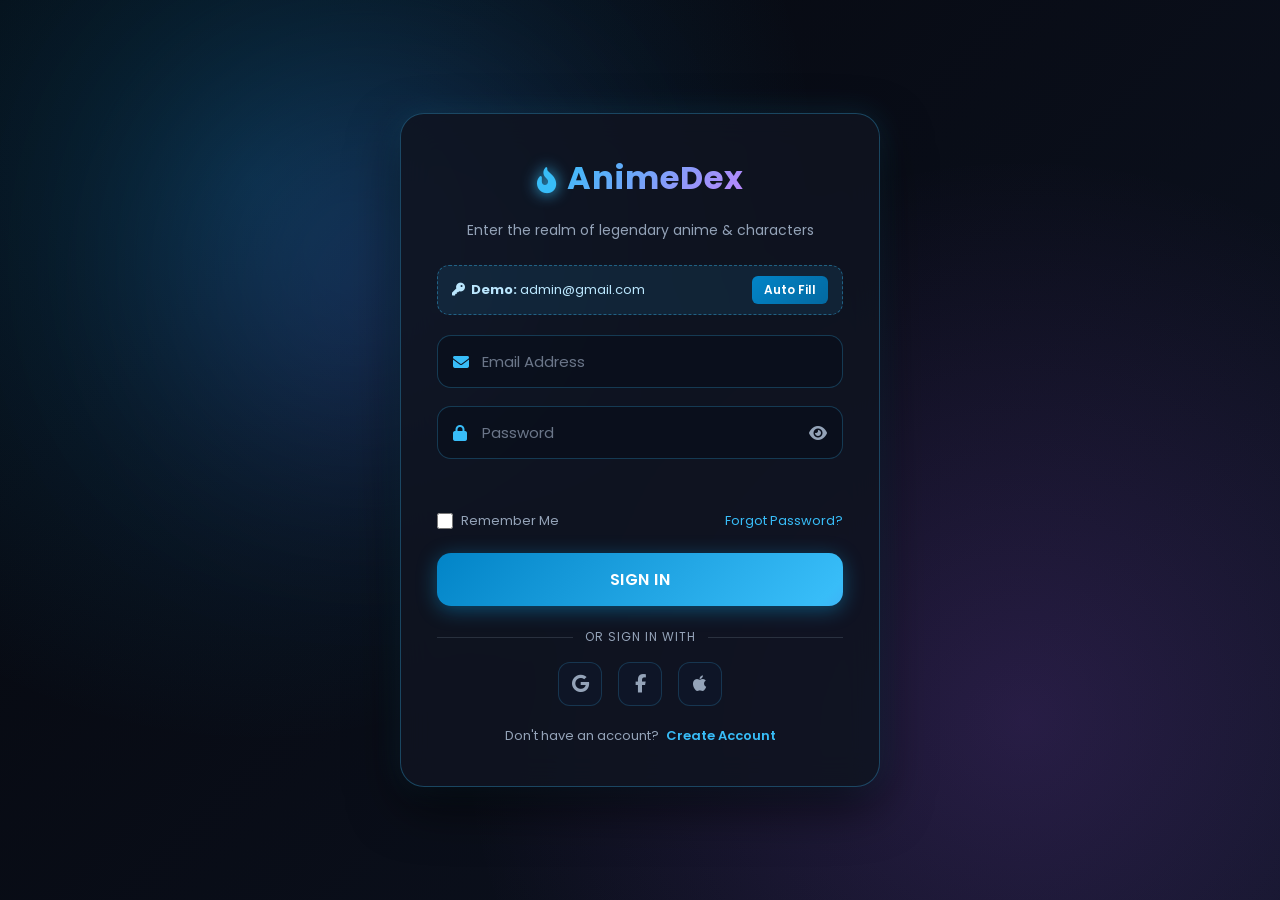
<file: Login.html>
<!DOCTYPE html>
<html lang="en">
<head>
  <meta charset="UTF-8">
  <meta name="viewport" content="width=device-width, initial-scale=1.0">
  <title>AnimeDex — Sign In</title>
  <link rel="stylesheet" href="Login.css">
  <link href="https://fonts.googleapis.com/css2?family=Poppins:wght@300;400;500;600;700&display=swap" rel="stylesheet">
  <link rel="stylesheet" href="https://cdnjs.cloudflare.com/ajax/libs/font-awesome/6.5.2/css/all.min.css">
</head>
<body>

  <div class="overlay">
    <div class="card-box">
      
      <div class="brand-badge">
        <i class="fa-solid fa-fire-flame-curved"></i>
        <h1>AnimeDex</h1>
      </div>
      
      <p class="subtitle">Enter the realm of legendary anime & characters</p>

      <!-- Quick Demo Access Bar -->
      <div class="demo-pill">
        <span><i class="fa-solid fa-key" style="margin-right:6px;"></i><strong>Demo:</strong> admin@gmail.com</span>
        <button type="button" id="demo-fill-btn">Auto Fill</button>
      </div>

      <form id="loginForm">

        <div class="inputBox">
          <i class="fa-solid fa-envelope icon-prefix"></i>
          <input type="email" id="email" placeholder="Email Address" required autocomplete="username">
        </div>

        <div class="inputBox">
          <i class="fa-solid fa-lock icon-prefix"></i>
          <input type="password" id="password" placeholder="Password" required autocomplete="current-password">
          <i class="fa-solid fa-eye eye" id="eye" title="Toggle password visibility"></i>
        </div>

        <p id="message"></p>

        <div class="remember-row">
          <label>
            <input type="checkbox" id="remember">
            Remember Me
          </label>
          <a href="#" id="forgot-link">Forgot Password?</a>
        </div>

        <button type="submit" class="btn-login">SIGN IN</button>

        <div class="divider">
          <span>or sign in with</span>
        </div>

        <div class="social">
          <i class="fab fa-google" title="Google Sign-In (Demo)"></i>
          <i class="fab fa-facebook-f" title="Facebook Sign-In (Demo)"></i>
          <i class="fab fa-apple" title="Apple ID (Demo)"></i>
        </div>

        <p class="signup-prompt">
          Don't have an account?
          <a href="signup.html">Create Account</a>
        </p>

      </form>

    </div>
  </div>

  <script src="Login.js"></script>
</body>
</html>
</file>
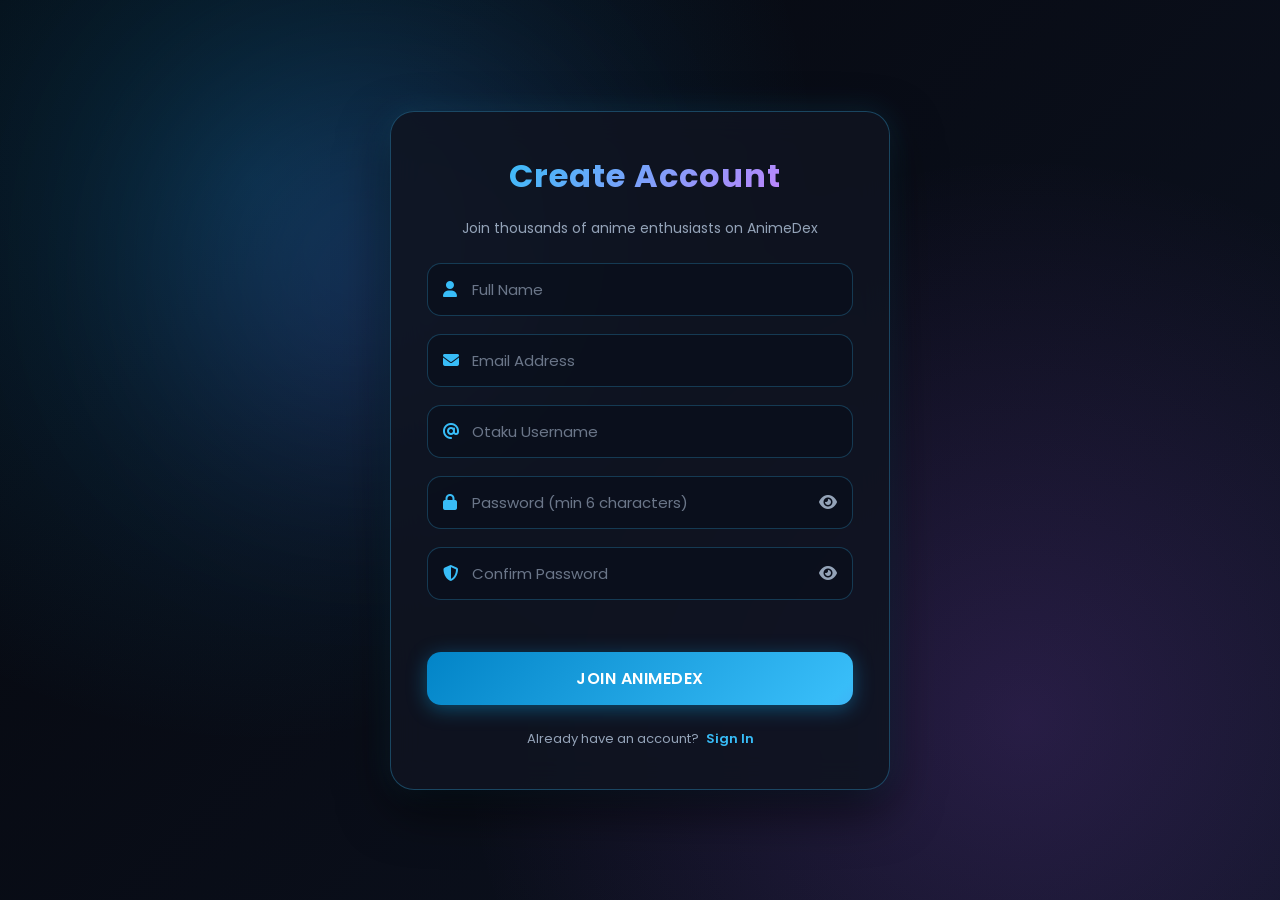
<file: signup.html>
<!DOCTYPE html>
<html lang="en">
<head>
  <meta charset="UTF-8">
  <meta name="viewport" content="width=device-width, initial-scale=1.0">
  <title>AnimeDex — Create Account</title>
  <link rel="stylesheet" href="Login.css">
  <link href="https://fonts.googleapis.com/css2?family=Poppins:wght@300;400;500;600;700&display=swap" rel="stylesheet">
  <link rel="stylesheet" href="https://cdnjs.cloudflare.com/ajax/libs/font-awesome/6.5.2/css/all.min.css">
</head>
<body>

  <div class="overlay">
    <div class="card-box" style="width: 500px;">
      
      <div class="brand-badge">
        <i class="fa-solid fa-sparkles" style="color:#c084fc; text-shadow:0 0 15px #c084fc;"></i>
        <h1>Create Account</h1>
      </div>
      
      <p class="subtitle">Join thousands of anime enthusiasts on AnimeDex</p>

      <form id="signupForm">

        <div class="inputBox">
          <i class="fa-solid fa-user icon-prefix"></i>
          <input type="text" id="fullname" placeholder="Full Name" required autocomplete="name">
        </div>

        <div class="inputBox">
          <i class="fa-solid fa-envelope icon-prefix"></i>
          <input type="email" id="email" placeholder="Email Address" required autocomplete="email">
        </div>

        <div class="inputBox">
          <i class="fa-solid fa-at icon-prefix"></i>
          <input type="text" id="username" placeholder="Otaku Username" required autocomplete="username">
        </div>

        <div class="inputBox">
          <i class="fa-solid fa-lock icon-prefix"></i>
          <input type="password" id="password" placeholder="Password (min 6 characters)" minlength="6" required autocomplete="new-password">
          <i class="fa-solid fa-eye eye" id="eye-pass" title="Toggle password visibility"></i>
        </div>

        <div class="inputBox">
          <i class="fa-solid fa-shield-halved icon-prefix"></i>
          <input type="password" id="confirm" placeholder="Confirm Password" minlength="6" required autocomplete="new-password">
          <i class="fa-solid fa-eye eye" id="eye-confirm" title="Toggle password visibility"></i>
        </div>

        <p id="message"></p>

        <button type="submit" class="btn-login" style="margin-top: 8px;">JOIN ANIMEDEX</button>

        <p class="signup-prompt" style="margin-top: 24px;">
          Already have an account?
          <a href="login.html">Sign In</a>
        </p>

      </form>

    </div>
  </div>

  <script>
    // Password visibility toggles
    function setupEye(eyeId, inputId) {
      const eye = document.getElementById(eyeId);
      const input = document.getElementById(inputId);
      if (eye && input) {
        eye.addEventListener("click", function() {
          const isHidden = input.type === "password";
          input.type = isHidden ? "text" : "password";
          this.classList.toggle("fa-eye", !isHidden);
          this.classList.toggle("fa-eye-slash", isHidden);
        });
      }
    }
    setupEye("eye-pass", "password");
    setupEye("eye-confirm", "confirm");

    // Signup form submission
    document.getElementById("signupForm").addEventListener("submit", function (e) {
      e.preventDefault();

      const name = document.getElementById("fullname").value.trim();
      const email = document.getElementById("email").value.trim().toLowerCase();
      const username = document.getElementById("username").value.trim();
      const password = document.getElementById("password").value;
      const confirm = document.getElementById("confirm").value;
      const message = document.getElementById("message");

      message.style.color = "#f87171";

      if (password !== confirm) {
        message.textContent = "✕ Passwords do not match.";
        return;
      }

      if (password.length < 6) {
        message.textContent = "✕ Password must be at least 6 characters.";
        return;
      }

      let users = [];
      try {
        users = JSON.parse(localStorage.getItem("users") || "[]");
      } catch (err) {
        users = [];
      }

      // Check against existing users or demo admin
      if (email === "admin@gmail.com" || users.some(u => u.email === email)) {
        message.textContent = "✕ An account with this email already exists.";
        return;
      }

      users.push({ name, email, username, password, role: "Otaku Member" });
      localStorage.setItem("users", JSON.stringify(users));

      message.style.color = "#4ade80";
      message.textContent = "✓ Account created successfully! Redirecting to sign in...";

      const submitBtn = this.querySelector("button[type='submit']");
      if (submitBtn) {
        submitBtn.disabled = true;
        submitBtn.textContent = "Redirecting...";
      }

      setTimeout(function () {
        window.location.href = "login.html";
      }, 900);
    });
  </script>
</body>
</html>
</file>
<file: Login.css>
@import url('https://fonts.googleapis.com/css2?family=Poppins:wght@300;400;500;600;700&display=swap');

:root {
    --bg-dark: #0a0d14;
    --card-bg: rgba(15, 20, 32, 0.88);
    --border-color: rgba(56, 189, 248, 0.3);
    --border-focus: #38bdf8;
    --primary: #0284c7;
    --primary-glow: #38bdf8;
    --accent: #a855f7;
    --text-main: #f1f5f9;
    --text-muted: #94a3b8;
    --danger: #ef4444;
    --success: #22c55e;
}

* {
    margin: 0;
    padding: 0;
    box-sizing: border-box;
    font-family: 'Poppins', sans-serif;
}

body {
    display: flex;
    justify-content: center;
    align-items: center;
    min-height: 100vh;
    background: radial-gradient(circle at 20% 20%, rgba(14, 165, 233, 0.18), transparent 45%),
                radial-gradient(circle at 80% 80%, rgba(168, 85, 247, 0.18), transparent 45%),
                linear-gradient(135deg, #05070d 0%, #0d1322 100%);
    color: var(--text-main);
    overflow-x: hidden;
    position: relative;
    padding: 20px;
}

/* Subtle Animated Ambient Glow */
body::before {
    content: "";
    position: absolute;
    width: 350px;
    height: 350px;
    background: linear-gradient(135deg, #00bfff, #9333ea);
    border-radius: 50%;
    filter: blur(120px);
    opacity: 0.25;
    top: 10%;
    left: 15%;
    z-index: 0;
    pointer-events: none;
}

.overlay {
    width: 100%;
    display: flex;
    justify-content: center;
    align-items: center;
    z-index: 1;
}

.card-box {
    width: 480px;
    max-width: 100%;
    background: var(--card-bg);
    border: 1px solid var(--border-color);
    border-radius: 24px;
    padding: 40px 36px;
    backdrop-filter: blur(16px);
    box-shadow: 0 20px 50px rgba(0, 0, 0, 0.6),
                0 0 30px rgba(56, 189, 248, 0.15);
    display: flex;
    flex-direction: column;
    align-items: center;
    transition: transform 0.3s ease, box-shadow 0.3s ease;
}

.card-box:hover {
    box-shadow: 0 24px 60px rgba(0, 0, 0, 0.7),
                0 0 35px rgba(56, 189, 248, 0.25);
}

.brand-badge {
    display: flex;
    align-items: center;
    gap: 10px;
    margin-bottom: 12px;
}

.brand-badge i {
    font-size: 26px;
    color: var(--primary-glow);
    text-shadow: 0 0 15px var(--primary-glow);
}

.card-box h1 {
    font-size: 32px;
    font-weight: 700;
    letter-spacing: 1px;
    background: linear-gradient(135deg, #38bdf8, #c084fc);
    -webkit-background-clip: text;
    -webkit-text-fill-color: transparent;
    margin-bottom: 6px;
}

.card-box .subtitle {
    color: var(--text-muted);
    font-size: 14px;
    margin-bottom: 24px;
    text-align: center;
}

/* Demo Credentials Hint Bar */
.demo-pill {
    width: 100%;
    background: rgba(56, 189, 248, 0.1);
    border: 1px dashed rgba(56, 189, 248, 0.4);
    border-radius: 12px;
    padding: 10px 14px;
    margin-bottom: 20px;
    display: flex;
    align-items: center;
    justify-content: space-between;
    font-size: 13px;
    color: #bae6fd;
}

.demo-pill button {
    background: linear-gradient(135deg, #0284c7, #0369a1);
    color: white;
    border: none;
    border-radius: 6px;
    padding: 5px 12px;
    font-size: 12px;
    font-weight: 600;
    cursor: pointer;
    transition: 0.2s;
}

.demo-pill button:hover {
    background: #0ea5e9;
    transform: translateY(-1px);
}

form {
    width: 100%;
}

.inputBox {
    position: relative;
    margin-bottom: 18px;
}

.inputBox input {
    width: 100%;
    padding: 14px 45px 14px 44px;
    border-radius: 14px;
    border: 1px solid rgba(56, 189, 248, 0.25);
    background: rgba(10, 15, 28, 0.7);
    color: var(--text-main);
    outline: none;
    font-size: 15px;
    transition: all 0.3s ease;
}

.inputBox input::placeholder {
    color: rgba(148, 163, 184, 0.7);
}

.inputBox input:focus {
    border-color: var(--border-focus);
    background: rgba(15, 23, 42, 0.95);
    box-shadow: 0 0 15px rgba(56, 189, 248, 0.25);
}

.inputBox i.icon-prefix {
    position: absolute;
    left: 16px;
    top: 50%;
    transform: translateY(-50%);
    color: var(--primary-glow);
    font-size: 16px;
    pointer-events: none;
}

.inputBox .eye {
    position: absolute;
    right: 16px;
    top: 50%;
    transform: translateY(-50%);
    color: var(--text-muted);
    font-size: 16px;
    cursor: pointer;
    transition: color 0.2s;
}

.inputBox .eye:hover {
    color: var(--primary-glow);
}

#message {
    text-align: center;
    min-height: 22px;
    font-size: 13px;
    font-weight: 500;
    margin-bottom: 12px;
    transition: color 0.2s ease;
}

.remember-row {
    display: flex;
    justify-content: space-between;
    align-items: center;
    font-size: 13px;
    color: var(--text-muted);
    margin-bottom: 22px;
}

.remember-row label {
    display: flex;
    align-items: center;
    gap: 8px;
    cursor: pointer;
}

.remember-row input[type="checkbox"] {
    accent-color: var(--primary-glow);
    width: 16px;
    height: 16px;
    cursor: pointer;
}

.remember-row a {
    color: var(--primary-glow);
    text-decoration: none;
    transition: color 0.2s;
}

.remember-row a:hover {
    text-decoration: underline;
    color: #7dd3fc;
}

/* Modern Gradient Submit Button */
.btn-login {
    display: block;
    width: 100%;
    padding: 14px;
    border-radius: 14px;
    border: none;
    background: linear-gradient(135deg, #0284c7 0%, #38bdf8 50%, #9333ea 100%);
    background-size: 200% auto;
    color: white;
    font-size: 16px;
    font-weight: 600;
    letter-spacing: 0.5px;
    cursor: pointer;
    transition: all 0.4s ease;
    box-shadow: 0 4px 20px rgba(14, 165, 233, 0.4);
}

.btn-login:hover {
    background-position: right center;
    box-shadow: 0 6px 25px rgba(56, 189, 248, 0.6);
    transform: translateY(-2px);
}

.btn-login:active {
    transform: translateY(0);
}

.divider {
    display: flex;
    align-items: center;
    width: 100%;
    margin: 22px 0 16px;
    color: var(--text-muted);
    font-size: 12px;
    text-transform: uppercase;
    letter-spacing: 1px;
}

.divider::before,
.divider::after {
    content: "";
    flex: 1;
    height: 1px;
    background: rgba(148, 163, 184, 0.2);
}

.divider span {
    padding: 0 12px;
}

.social {
    display: flex;
    justify-content: center;
    gap: 16px;
    margin-bottom: 20px;
}

.social i {
    width: 44px;
    height: 44px;
    background: rgba(15, 23, 42, 0.8);
    border: 1px solid rgba(56, 189, 248, 0.2);
    border-radius: 12px;
    display: flex;
    justify-content: center;
    align-items: center;
    color: var(--text-muted);
    font-size: 18px;
    cursor: pointer;
    transition: all 0.3s ease;
}

.social i:hover {
    background: rgba(56, 189, 248, 0.2);
    border-color: var(--primary-glow);
    color: var(--primary-glow);
    transform: translateY(-3px);
    box-shadow: 0 0 15px rgba(56, 189, 248, 0.3);
}

.signup-prompt {
    font-size: 13px;
    color: var(--text-muted);
    text-align: center;
}

.signup-prompt a {
    color: var(--primary-glow);
    font-weight: 600;
    text-decoration: none;
    margin-left: 4px;
    transition: color 0.2s;
}

.signup-prompt a:hover {
    text-decoration: underline;
    color: #7dd3fc;
}

/* Error Shake Effect */
@keyframes shake {
    0%, 100% { transform: translateX(0); }
    20%, 60% { transform: translateX(-8px); }
    40%, 80% { transform: translateX(8px); }
}

.shake-error {
    animation: shake 0.4s ease-in-out;
}

@media (max-width: 520px) {
    .card-box {
        padding: 30px 20px;
        border-radius: 20px;
    }
    .card-box h1 {
        font-size: 26px;
    }
}
</file>
